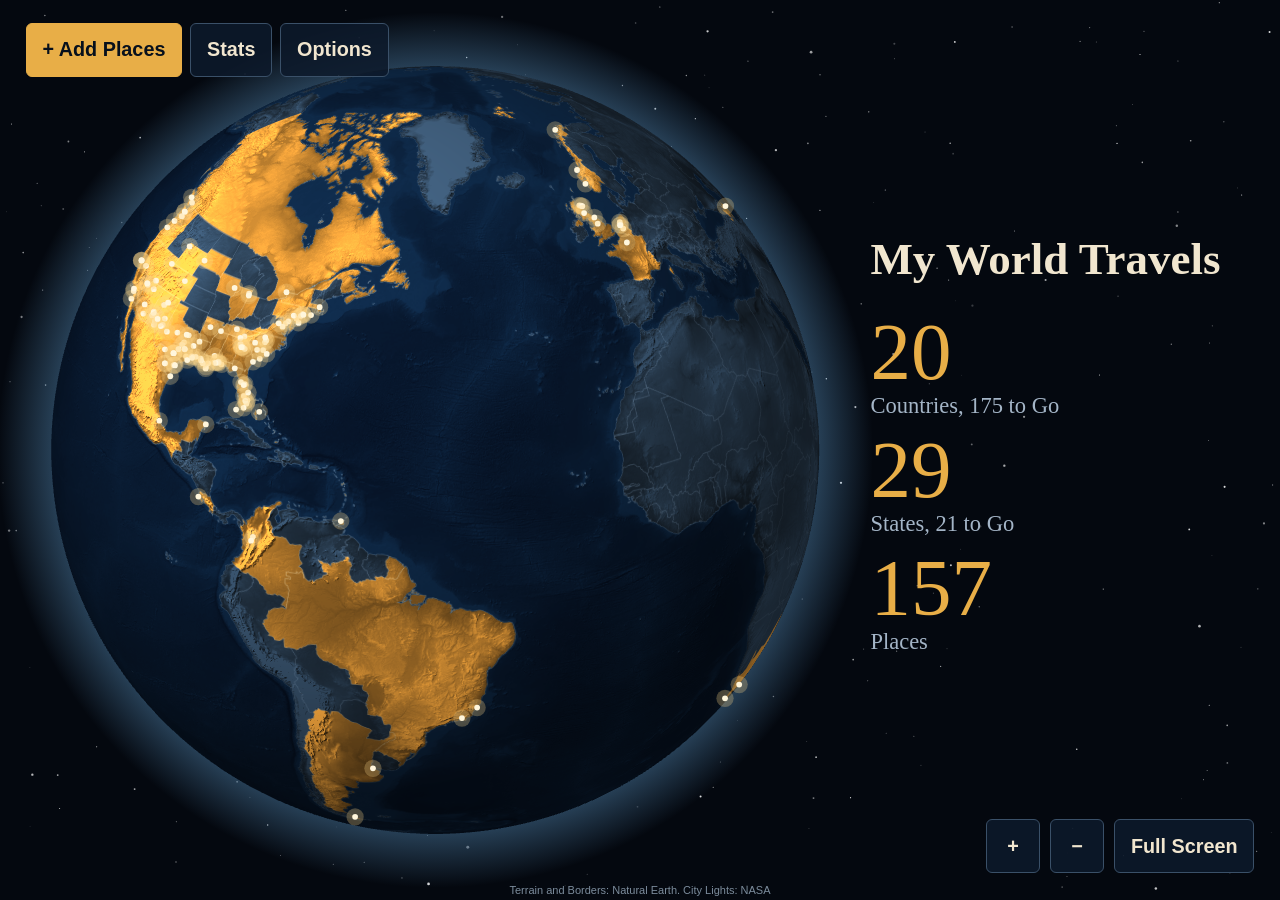
<file: index.html>
<!doctype html>
<html lang="en"><head><meta charset="utf-8"><meta name="viewport" content="width=device-width,initial-scale=1,viewport-fit=cover">
<title>My World Travels</title><meta name="description" content="A turning globe of every country and city I have been to."><link rel="icon" href="favicon.ico" sizes="any"><link rel="icon" type="image/png" sizes="32x32" href="favicon-32.png"><link rel="icon" type="image/png" sizes="192x192" href="favicon-192.png"><link rel="apple-touch-icon" href="apple-touch-icon.png"><link rel="stylesheet" href="app/style.css?v=10"></head>
<body>
<canvas id="bg"></canvas><canvas id="gl" tabindex="0" aria-label="Interactive globe of visited places. Tap or press Enter to open the flat map."></canvas><canvas id="fg"></canvas>
<div id="panel"><h1>My World Travels</h1>
<div class="stats"><div><b id="nC"></b><span id="lC">Countries</span></div><div><b id="nS"></b><span id="lS">States</span></div><div><b id="nP"></b><span>Places</span></div></div></div>
<div id="top"><button id="addOpen">+ Add Places</button><button id="statsOpen">Stats</button><button id="optOpen">Options</button></div>
<aside id="st" hidden aria-label="Travel stats"><div class="edh"><h2>Travel Stats</h2><button id="stClose" aria-label="Close stats">&times;</button></div><div id="stBody"></div></aside>
<aside id="ed" hidden aria-label="Add places"><div class="edh"><h2>Add Places</h2><button id="edClose" aria-label="Close Add Places">&times;</button></div>
<div class="tabs" role="tablist"><button role="tab" data-t="s" aria-selected="true">Search</button><button role="tab" data-t="i" aria-selected="false">Import File</button><button role="tab" data-t="d" aria-selected="false">Pins</button><button role="tab" data-t="p" aria-selected="false">Privacy</button></div>
<section id="s"><input id="q" class="field" type="search" placeholder="Search a City" aria-label="Search a city" autocomplete="off"><div id="res"></div>
<h3>Or Drop a Pin</h3><div class="row"><div>Tap Anywhere on the Flat Map<small>Name it yourself, for places search does not find</small></div><button id="drop" class="act">Drop Pin</button></div>
<form id="namef" hidden><h3>Name This Pin</h3><div class="namer"><input id="pinName" class="field" type="text" maxlength="80" aria-label="Pin name"><button class="act go">Add Pin</button></div></form>
<h3 id="yoursH" hidden>Added on This Device</h3><div id="yours"></div></section>
<section id="i" hidden><label class="drop" id="dz"><b>Choose a Google My Maps File</b>KMZ or KML. It stays on this device.<input id="file" type="file" accept=".kmz,.kml"></label><div id="imp"></div></section>
<section id="p" hidden><div class="row"><div>Hide Exact Location<small>New pins move to the nearest city, and the name goes with it</small></div><button id="hideAll" class="sw" role="switch" aria-checked="false" aria-label="Hide exact location on new pins"></button></div>
<input id="pq" class="field" type="search" placeholder="Find a Pin to Hide" aria-label="Find a pin to hide" autocomplete="off"><div id="plist"></div></section>
<section id="d" hidden><input id="dq" class="field" type="search" placeholder="Find a Pin" aria-label="Find a pin" autocomplete="off"><div id="dlist"></div>
<form id="pinf" hidden><h3 id="pinfH"></h3><label class="fl" for="fNote">Note</label><input id="fNote" class="field" maxlength="140" autocomplete="off"><label class="fl" for="fCat">Category</label><select id="fCat" class="field"></select><label class="fl" for="fDate">Date (Year or Year-Month)</label><input id="fDate" class="field" maxlength="7" placeholder="2024-06" inputmode="numeric" autocomplete="off"><label class="fl" for="fTrip">Trip Name, for Flight Arcs</label><input id="fTrip" class="field" maxlength="60" autocomplete="off"><label class="row"><span>Want to Go, Not Been Yet</span><input id="fWant" type="checkbox"></label><label class="fl" for="fPh">Photos, Kept Only on This Device</label><input id="fPh" type="file" accept="image/*" multiple><div id="thumbs"></div><div class="save"><button type="button" id="fCancel" class="act">Cancel</button><button class="act go">Save Pin</button></div></form></section>
<div class="save"><span id="saveNote">Saved on this device. To update your public site, download the map file and put it on your site.</span><button id="dl" class="act">Download Map File</button></div></aside>
<aside id="op" hidden aria-label="Options"><div class="edh"><h2>Options</h2><button id="opClose" aria-label="Close options">&times;</button></div>
<div class="row"><div>Replay Your Travels<small id="rpNote">Pins light up in order</small></div><button id="rpGo" class="act go">Play</button></div>
<div class="row"><div>Day and Night<small>Real sunlight right now, with city lights on the dark side</small></div><button id="swDn" class="sw" role="switch" aria-checked="false" aria-label="Day and night"></button></div>
<div class="row"><div>Flight Arcs<small id="arcNote">Connects pins that share a trip name</small></div><button id="swArc" class="sw" role="switch" aria-checked="false" aria-label="Flight arcs"></button></div>
<div class="row"><div>Provinces<small>Colors only the regions with a pin, outside the US too</small></div><button id="swReg" class="sw" role="switch" aria-checked="false" aria-label="Provinces"></button></div>
<div class="row"><div>Ambient Music<small>Generated in your browser</small></div><button id="swMu" class="sw" role="switch" aria-checked="false" aria-label="Ambient music"></button></div>
<div class="row"><label for="opTheme">Color Theme</label><select id="opTheme" class="field sm"></select></div>
<div class="row"><label for="opCat">Show Pins</label><select id="opCat" class="field sm"></select></div>
<div class="row"><div>Poster<small>A 4K image of this view</small></div><button id="opPoster" class="act">Download</button></div>
<div class="row"><div>Share Link<small>Read-only copy. Anyone with the link sees your places. Photos are not included.</small></div><button id="opShare" class="act">Copy Link</button></div><input id="shareOut" class="field" hidden readonly aria-label="Share link"></aside>
<div id="rpMsg" hidden><b id="rpName"></b><small id="rpSub"></small><button id="rpStop" class="act">Stop</button></div>
<div id="lb" hidden role="dialog" aria-label="Photos"><img id="lbImg" alt=""><div id="lbBar"><span id="lbName"></span><span><button id="lbPrev" class="act">Previous</button> <button id="lbNext" class="act">Next</button> <button id="lbClose" class="act">Close</button></span></div></div>
<div id="dropMsg" hidden>Tap the map where the pin goes. <button id="dropX" class="act">Cancel</button></div>
<div id="tip" hidden></div>
<div id="ctl"><button id="back" hidden>Back to Globe</button><button id="zin" aria-label="Zoom In">+</button><button id="zout" aria-label="Zoom Out">&minus;</button><button id="fs">Full Screen</button></div>
<p id="credit">Terrain and Borders: Natural Earth. City Lights: NASA</p>
<div id="load">Loading Map</div>
<script src="app/main.js?v=17"></script>
<script src="app/editor.js?v=6"></script>
<script src="app/stats.js?v=2"></script>
<script src="app/pins.js?v=1"></script>
<script src="app/options.js?v=2"></script>
</body></html>
</file>
<file: app/style.css>
:root{--gold:#e8ae47;--ink:#f1e6cf;--mute:#a4b5c7;--night:#04080f}
*{box-sizing:border-box}html,body{margin:0;height:100%;overflow:hidden;background:var(--night);color:var(--ink);font-family:"Iowan Old Style",Georgia,serif}
canvas{position:fixed;inset:0;width:100%;height:100%;display:block}#gl{touch-action:none;cursor:grab;outline:none}#gl:active{cursor:grabbing}#fg{pointer-events:none}
#panel{position:fixed;left:68%;top:50%;transform:translateY(-50%);transition:opacity .35s;pointer-events:none}
#panel h1{font-size:clamp(28px,5vmin,76px);font-weight:600;margin:0 0 .6em}.of{color:var(--mute);font-size:clamp(16px,2.4vmin,34px);margin:.2em 0 1.2em}
.stats div{margin-bottom:1em}.stats b{display:block;font-size:clamp(52px,11vmin,170px);line-height:1;font-weight:500;color:var(--gold)}.stats span{color:var(--mute);font-size:clamp(16px,2.5vmin,36px)}
.hint{font-size:clamp(15px,2.1vmin,30px);margin-top:1.5em}
body.flat #panel{left:clamp(14px,2.5vw,60px);top:auto;bottom:clamp(14px,3vh,50px);transform:none;background:#04080fc4;padding:.8em 1.1em;border-radius:6px}
body.flat #panel h1{font-size:clamp(18px,3vmin,44px);margin:0 0 .3em}body.flat .of{margin:.1em 0 .5em;font-size:clamp(13px,1.8vmin,24px)}body.flat .stats{display:flex;gap:1.5em}body.flat .stats div{margin:0}
body.flat .stats b{font-size:clamp(26px,5vmin,76px)}body.flat .stats span{font-size:clamp(13px,1.8vmin,24px)}body.flat .hint{display:none}
#ctl{position:fixed;right:clamp(12px,2vw,48px);bottom:clamp(14px,3vh,50px);display:flex;gap:10px;align-items:center}
button{min-width:clamp(44px,6vmin,84px);height:clamp(44px,6vmin,84px);padding:0 .8em;background:#0d1a2bdd;color:var(--ink);border:1px solid #3a5068;border-radius:6px;font:600 clamp(15px,2.2vmin,30px) -apple-system,Arial,sans-serif;cursor:pointer}
button:hover,button:focus-visible{border-color:var(--gold);color:var(--gold);outline:none}
#tip{position:fixed;transform:translate(-50%,-140%);background:#04080ff0;border:1px solid var(--gold);border-radius:5px;padding:.35em .7em;font-size:clamp(15px,2.2vmin,30px);pointer-events:none;white-space:nowrap}#tip small{display:block;color:var(--mute);font-size:.8em}
#credit{position:fixed;left:50%;transform:translateX(-50%);bottom:4px;margin:0;font:11px -apple-system,Arial,sans-serif;color:#7c8c9c}
#load{position:fixed;inset:0;display:grid;place-items:center;background:var(--night);font-size:clamp(20px,3vmin,40px);transition:opacity .6s}#load.done{opacity:0;pointer-events:none}
@media (orientation:portrait){#panel{left:50%;top:auto;bottom:clamp(70px,10vh,140px);transform:translateX(-50%);text-align:center;width:90%}#panel .stats{display:flex;justify-content:center;gap:2em}.stats b{font-size:clamp(40px,10vmin,110px)}.hint{margin-top:.6em}body.flat #panel{left:12px;width:auto;bottom:74px;text-align:left}}
@media (max-height:480px){#credit{left:auto;transform:none;right:clamp(12px,2vw,48px);bottom:calc(clamp(14px,3vh,50px) + clamp(44px,6vmin,84px) + 4px)}}
@media (orientation:landscape){.stats b{font-size:clamp(46px,9vmin,140px)}.stats div{margin-bottom:.7em}}
@media (max-height:480px){#credit{display:none}}
#addOpen{position:fixed;left:clamp(12px,2vw,48px);top:clamp(12px,2.5vh,40px);background:var(--gold);border-color:var(--gold);color:#07101c}
#addOpen:hover,#addOpen:focus-visible{color:#07101c;border-color:#fff}
#ed{position:fixed;right:0;top:0;bottom:0;width:min(470px,100%);z-index:4;display:flex;flex-direction:column;padding:18px 20px 14px;background:#0d1a2bf7;border-left:1px solid #2c4057;font:16px/1.4 -apple-system,"Helvetica Neue",Arial,sans-serif}#ed[hidden],#ed section[hidden],#namef[hidden],#yoursH[hidden]{display:none}
.edh{display:flex;align-items:center;justify-content:space-between;margin-bottom:12px}#ed h2{font:600 clamp(24px,3.2vmin,34px) "Iowan Old Style",Georgia,serif;margin:0}#edClose{min-width:44px;height:44px;padding:0;font-size:26px;line-height:1}
.tabs{display:flex;gap:6px;margin-bottom:14px}.tabs button{flex:1;min-width:0;height:44px;padding:0 4px;font-size:15px;background:none;color:var(--mute)}.tabs button[aria-selected=true]{background:var(--gold);border-color:var(--gold);color:#07101c}
#ed section{flex:1;overflow:auto;min-height:0}.field{width:100%;height:46px;background:#16273c;border:1px solid #2c4057;border-radius:5px;color:var(--ink);padding:0 12px;font:inherit}.field:focus{outline:none;border-color:var(--gold)}
.row{display:flex;gap:12px;align-items:center;justify-content:space-between;padding:10px 2px;border-bottom:1px solid #2c4057}.row>div{min-width:0;overflow-wrap:anywhere}.row small{display:block;color:var(--mute);font-size:14px}
.act{flex:none;min-width:0;height:40px;font-size:14px;padding:0 13px;background:#16273c}.act.go{background:var(--gold);border-color:var(--gold);color:#07101c}.act.go:hover,.act.go:focus-visible{color:#07101c;border-color:#fff}.act:disabled{opacity:.5;cursor:default}
#ed h3{font-size:15px;margin:16px 0 2px;color:var(--gold);font-weight:600}.warn,.warn small{color:#ffb4a2!important}.namer{display:flex;gap:8px;margin-top:6px}
.drop{display:block;border:2px dashed #2c4057;border-radius:6px;padding:20px 14px;text-align:center;color:var(--mute);margin-bottom:12px;cursor:pointer}.drop b{display:block;color:var(--ink);font-size:18px;margin-bottom:4px}.drop input{display:block;margin:10px auto 0;max-width:100%;color:var(--mute)}
.sw{flex:none;min-width:50px;width:50px;height:28px;padding:0;border-radius:14px;background:#3b4e63;border:0;position:relative}.sw::after{content:"";position:absolute;width:22px;height:22px;border-radius:50%;background:#fff;left:3px;top:3px}.sw[aria-checked=true]{background:var(--gold)}.sw[aria-checked=true]::after{left:25px}
#pq{margin-top:12px}.save{margin-top:10px;padding-top:10px;border-top:1px solid #2c4057;display:flex;gap:12px;align-items:center;justify-content:space-between;color:var(--mute);font-size:14px}
#dropMsg{position:fixed;left:50%;top:12px;transform:translateX(-50%);z-index:5;background:#07101cf2;border:1px solid var(--gold);border-radius:6px;padding:8px 12px;font:16px -apple-system,Arial,sans-serif;display:flex;gap:12px;align-items:center;max-width:calc(100% - 24px)}#dropMsg[hidden]{display:none}#dropMsg .act{height:34px}
#top{position:fixed;left:clamp(12px,2vw,48px);top:clamp(12px,2.5vh,40px);display:flex;gap:8px}#addOpen{position:static}
#st{position:fixed;right:0;top:0;bottom:0;width:min(520px,100%);z-index:4;padding:18px 20px;overflow:auto;background:#0d1a2bf7;border-left:1px solid #2c4057;font:16px/1.35 -apple-system,"Helvetica Neue",Arial,sans-serif}#st[hidden]{display:none}#st h2{font:600 clamp(24px,3.2vmin,34px) "Iowan Old Style",Georgia,serif;margin:0}#stClose{min-width:44px;height:44px;padding:0;font-size:26px;line-height:1}#st h3{color:var(--gold);font-size:15px;font-weight:600;margin:18px 0 6px}
.ext{display:grid;grid-template-columns:1fr 1fr;gap:1px;background:#2c4057;border:1px solid #2c4057;border-radius:6px;overflow:hidden}.ext div{background:#101f31;padding:10px 12px;min-width:0;overflow-wrap:anywhere}.ext small{display:block;color:var(--mute);font-size:13px}.ext b{display:block;font:600 21px "Iowan Old Style",Georgia,serif}.ext span{color:var(--mute);font-size:14px}
.bar{margin:9px 0}.bar p{display:flex;justify-content:space-between;margin:0 0 4px}.bar i{display:block;height:9px;background:#22354b;border-radius:5px;overflow:hidden}.bar i::after{content:"";display:block;height:100%;width:var(--w);background:var(--gold)}
.bad{display:grid;grid-template-columns:repeat(auto-fill,minmax(140px,1fr));gap:8px}.bdg{border:1px solid var(--gold);border-radius:6px;padding:9px 10px;background:#2a2312}.bdg b{display:block;color:var(--gold)}.bdg small{color:var(--mute);font-size:13px}.bdg.off{border-color:#2c4057;background:none}.bdg.off b{color:var(--mute)}
#op{position:fixed;right:0;top:0;bottom:0;width:min(470px,100%);z-index:4;padding:18px 20px;overflow:auto;background:#0d1a2bf7;border-left:1px solid #2c4057;font:16px/1.4 -apple-system,"Helvetica Neue",Arial,sans-serif}#op[hidden],#pinf[hidden],#rpMsg[hidden],#lb[hidden],#shareOut[hidden]{display:none}#op h2{font:600 clamp(24px,3.2vmin,34px) "Iowan Old Style",Georgia,serif;margin:0}#opClose{min-width:44px;height:44px;padding:0;font-size:26px;line-height:1}
.field.sm{width:auto;max-width:55%;height:40px}select.field{appearance:auto}.fl{display:block;margin:10px 0 3px;color:var(--mute);font-size:14px}#thumbs{display:flex;flex-wrap:wrap;gap:6px;margin-top:8px}#thumbs img{width:68px;height:68px;object-fit:cover;border-radius:4px}#dq{margin-bottom:6px}#fPh{max-width:100%;color:var(--mute)}
.tabs button{font-size:14px}body.shared #addOpen,body.shared #opShare,body.shared #saveNote{display:none}
#rpMsg{position:fixed;left:50%;bottom:clamp(70px,10vh,130px);transform:translateX(-50%);z-index:5;max-width:calc(100% - 24px);text-align:center;background:#04080fd8;border:1px solid #6a5429;border-radius:6px;padding:.6em 1.2em;display:flex;flex-direction:column;gap:.3em;align-items:center;font-family:-apple-system,Arial,sans-serif}#rpName{font:600 clamp(24px,5vmin,64px)/1.1 "Iowan Old Style",Georgia,serif}#rpSub{color:var(--mute);font-size:clamp(14px,2vmin,24px)}
#lb{position:fixed;inset:0;z-index:9;background:#02050af5;display:flex;flex-direction:column}#lbImg{flex:1;min-height:0;width:100%;object-fit:contain}#lbBar{display:flex;flex-wrap:wrap;gap:8px;align-items:center;justify-content:space-between;padding:10px 14px;font:18px -apple-system,Arial,sans-serif}
@media (max-width:700px) and (min-height:481px){#credit{left:0;right:0;transform:none;text-align:center;bottom:2px;font-size:9px}#ctl{bottom:18px}body.flat #panel{bottom:80px}}
</file>
